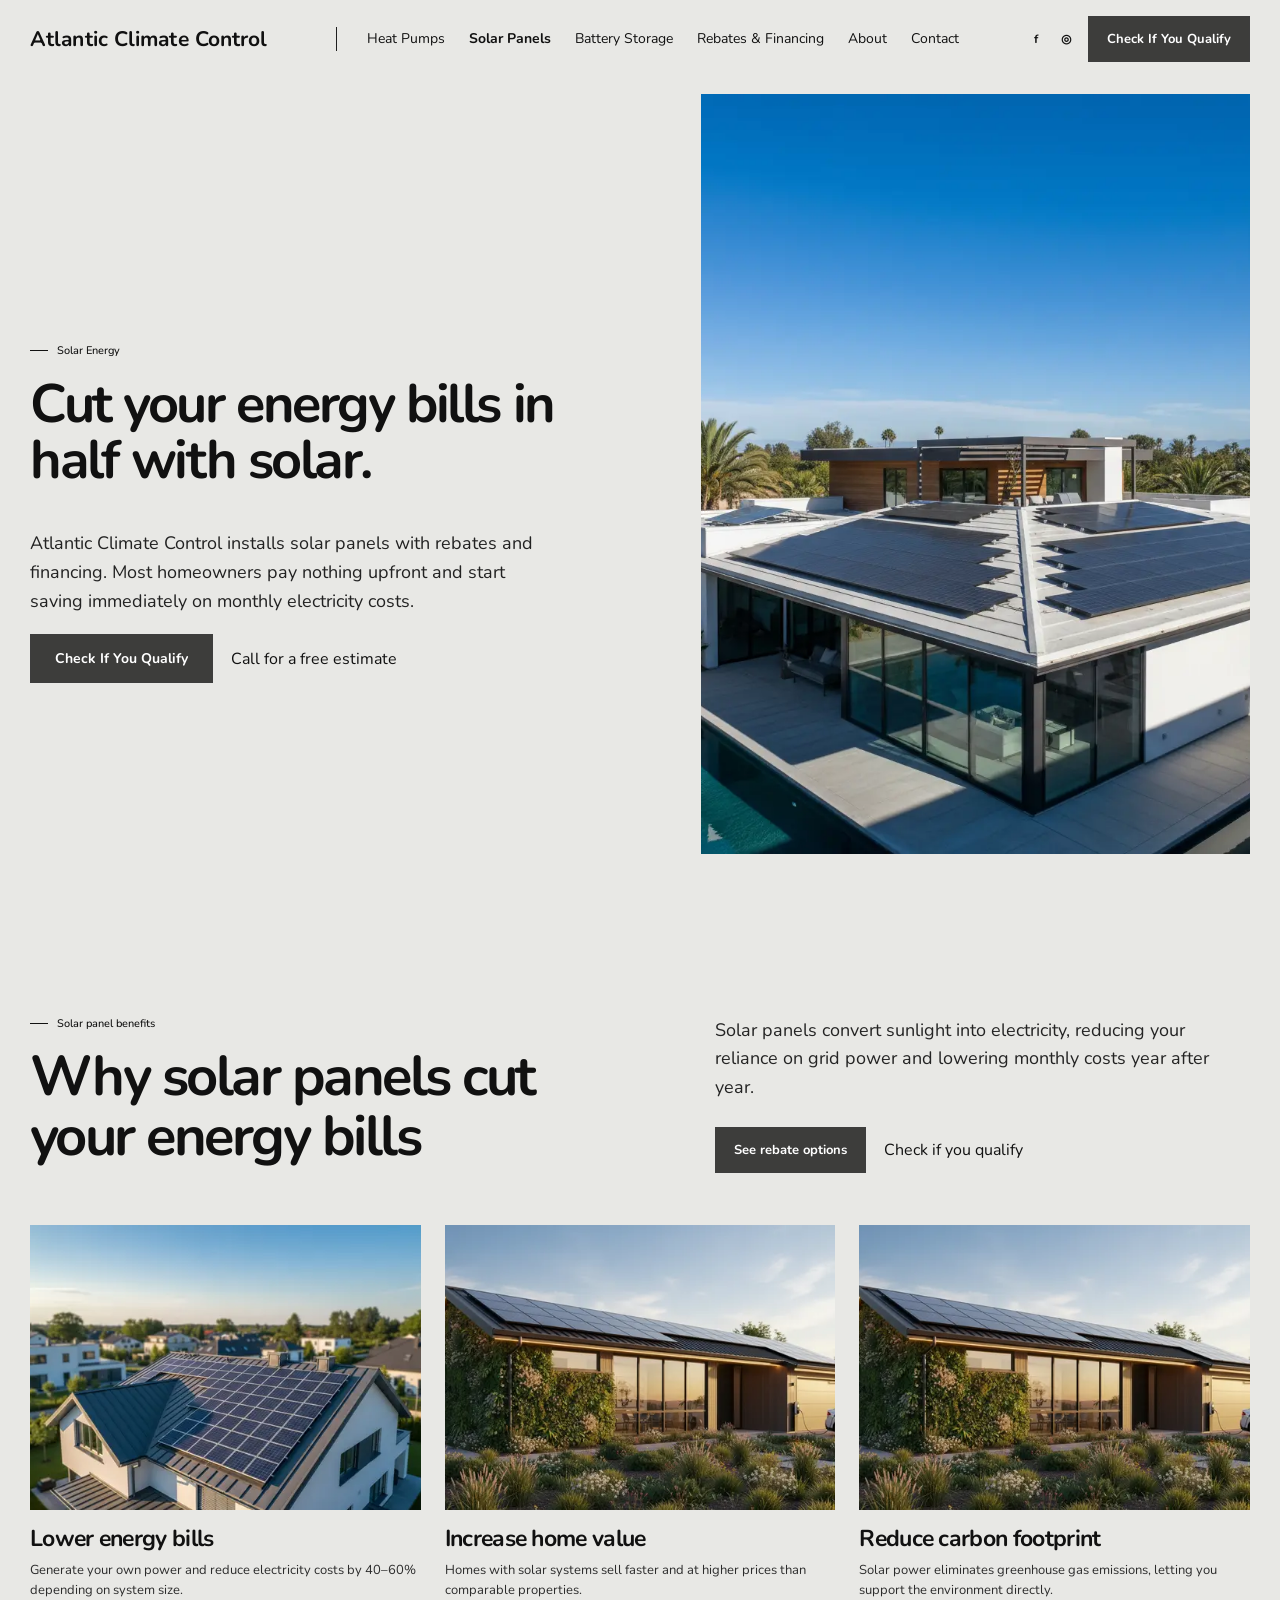
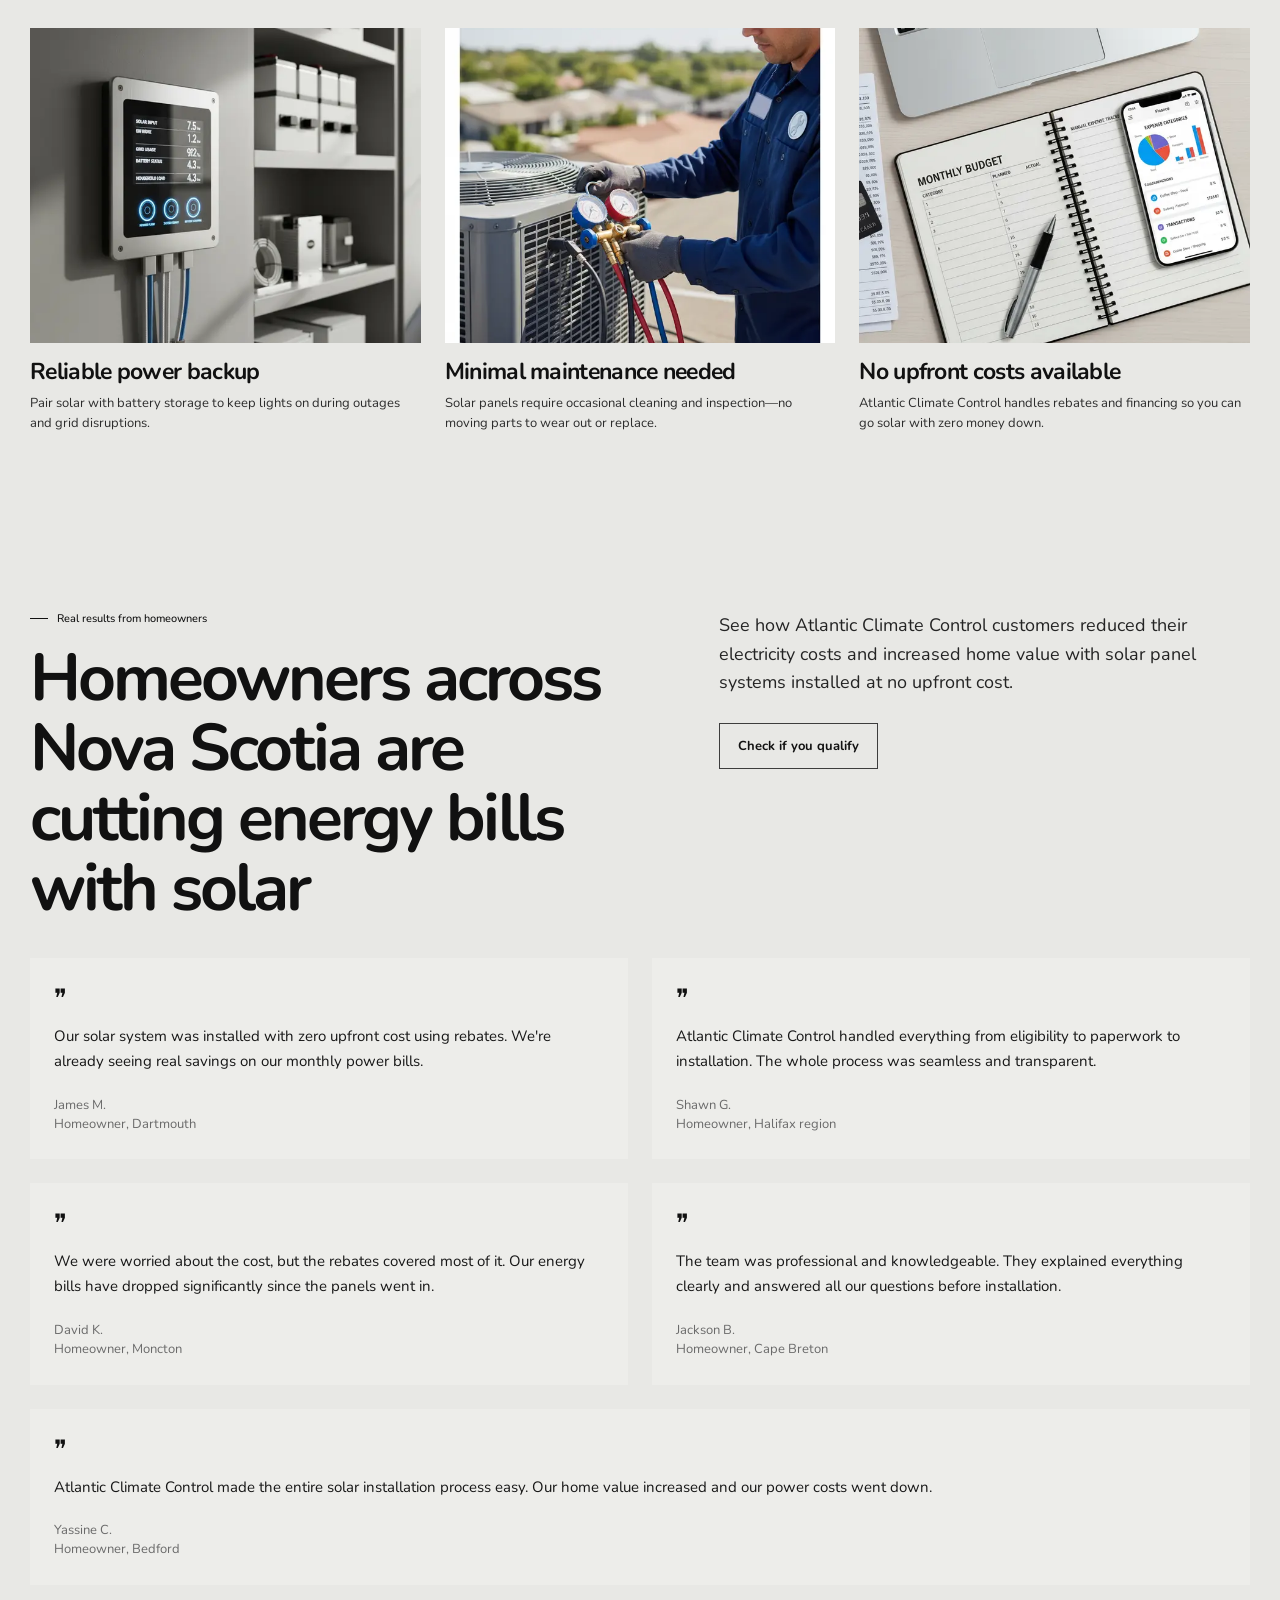
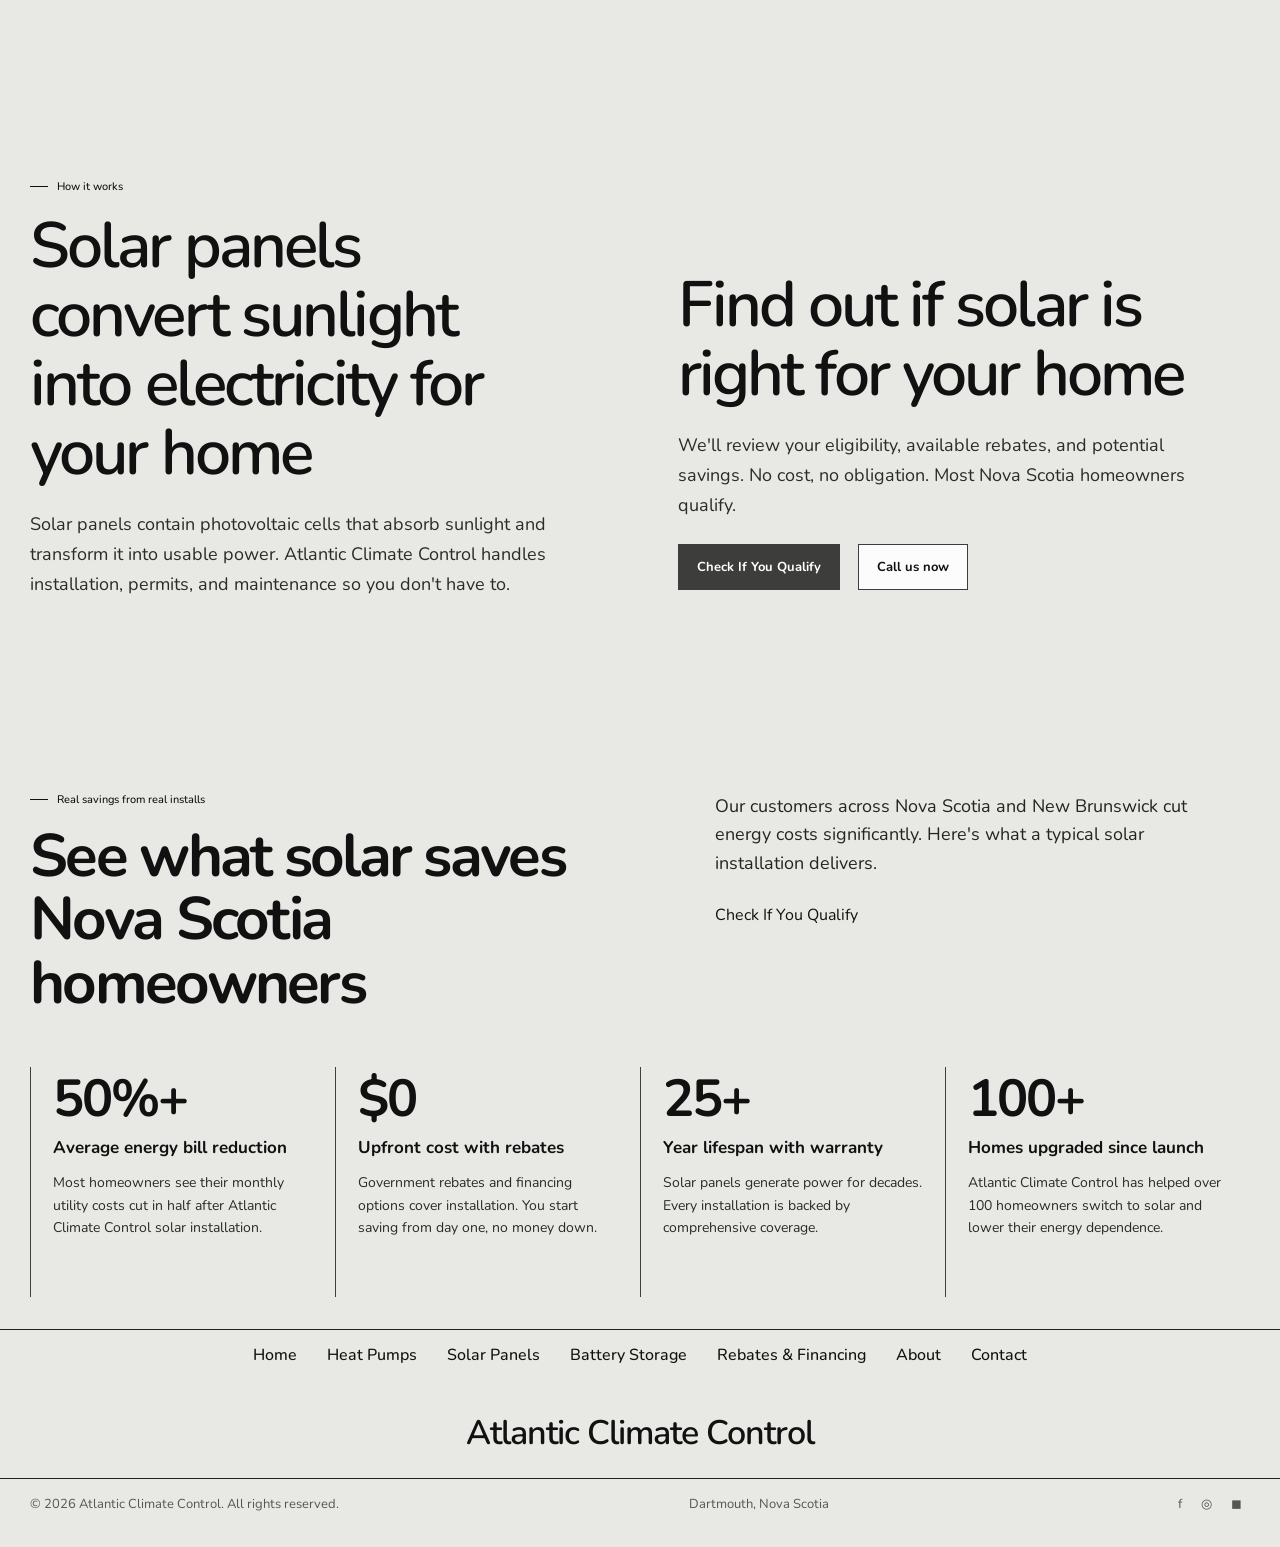
<file: solar-panels.html>
<!doctype html>
<html lang="en">
<head>
<meta charset="utf-8"/>
<meta name="viewport" content="width=device-width, initial-scale=1"/>
<title>Solar Panels - Atlantic Climate Control</title>
<meta name="description" content="Atlantic Climate Control - heat pumps, solar, battery storage, rebates, and financing."/>
<link rel="stylesheet" href="styles.css"/>

</head>
<body>

<header class="site-header">
  <div class="container nav-wrap">
    <a class="brand" href="index.html">Atlantic Climate Control</a>
    <nav class="nav-links"><a href="heat-pumps.html" class="">Heat Pumps</a><a href="solar-panels.html" class="active">Solar Panels</a><a href="battery-storage.html" class="">Battery Storage</a><a href="rebates-financing.html" class="">Rebates & Financing</a><a href="about.html" class="">About</a><a href="contact.html" class="">Contact</a></nav>
    <div class="nav-right">
      <a class="social-link" href="https://www.facebook.com/61556595381153/mentions/" target="_blank" rel="noopener">f</a><a class="social-link" href="https://www.facebook.com/61556595381153/mentions/" target="_blank" rel="noopener">◎</a>
      <a class="btn btn-dark btn-sm" href="contact.html">Check If You Qualify</a>
    </div>
  </div>
</header>


<section class="split-hero">
  <div class="container split-grid">
    <div class="split-copy">
      <div class="section-label">Solar Energy</div>
      <h1>Cut your energy bills in half with solar.</h1>
      <p>Atlantic Climate Control installs solar panels with rebates and financing. Most homeowners pay nothing upfront and start saving immediately on monthly electricity costs.</p>
      <div class="cta-row"><a class="btn btn-dark" href="contact.html">Check If You Qualify</a><a href="contact.html">Call for a free estimate</a></div>
    </div>
    <div class="split-media"><img src="assets/solar-hero-new.png" alt="Solar panels on modern home"></div>
  </div>
</section>
<section class="section-tight solar-benefits">
  <div class="container">
    <div class="two-col solar-benefits-grid">
      <div><div class="section-label">Solar panel benefits</div><h2>Why solar panels cut your energy bills</h2></div>
      <div><p>Solar panels convert sunlight into electricity, reducing your reliance on grid power and lowering monthly costs year after year.</p><div class="cta-row"><a class="btn btn-dark btn-sm" href="rebates-financing.html">See rebate options</a><a href="contact.html">Check if you qualify</a></div></div>
    </div>
    <div class="mosaic solar-mosaic">
      <div class="card"><img src="assets/solar-card-1.png" alt=""><h3>Lower energy bills</h3><p>Generate your own power and reduce electricity costs by 40–60% depending on system size.</p></div>
      <div class="card"><img src="assets/solar-card-2.png" alt=""><h3>Increase home value</h3><p>Homes with solar systems sell faster and at higher prices than comparable properties.</p></div>
      <div class="card"><img src="assets/solar-card-3.png" alt=""><h3>Reduce carbon footprint</h3><p>Solar power eliminates greenhouse gas emissions, letting you support the environment directly.</p></div>
      <div class="card"><img src="assets/solar-card-4.png" alt=""><h3>Reliable power backup</h3><p>Pair solar with battery storage to keep lights on during outages and grid disruptions.</p></div>
      <div class="card"><img src="assets/solar-card-5.png" alt=""><h3>Minimal maintenance needed</h3><p>Solar panels require occasional cleaning and inspection—no moving parts to wear out or replace.</p></div>
      <div class="card"><img src="assets/solar-card-6.png" alt=""><h3>No upfront costs available</h3><p>Atlantic Climate Control handles rebates and financing so you can go solar with zero money down.</p></div>
    </div>
  </div>
</section>
<section class="section-tight solar-reviews">
  <div class="container">
    <div class="two-col solar-reviews-grid">
      <div><div class="section-label">Real results from homeowners</div><h2>Homeowners across Nova Scotia are cutting energy bills with solar</h2></div>
      <div><p>See how Atlantic Climate Control customers reduced their electricity costs and increased home value with solar panel systems installed at no upfront cost.</p><a class="btn btn-light btn-sm" href="contact.html">Check if you qualify</a></div>
    </div>
    <div class="testimonials solar-testimonials">
      <div class="quote"><div class="mark">❞</div><p>Our solar system was installed with zero upfront cost using rebates. We're already seeing real savings on our monthly power bills.</p><div class="who">James M.<br/>Homeowner, Dartmouth</div></div>
      <div class="quote"><div class="mark">❞</div><p>Atlantic Climate Control handled everything from eligibility to paperwork to installation. The whole process was seamless and transparent.</p><div class="who">Shawn G.<br/>Homeowner, Halifax region</div></div>
      <div class="quote"><div class="mark">❞</div><p>We were worried about the cost, but the rebates covered most of it. Our energy bills have dropped significantly since the panels went in.</p><div class="who">David K.<br/>Homeowner, Moncton</div></div>
      <div class="quote"><div class="mark">❞</div><p>The team was professional and knowledgeable. They explained everything clearly and answered all our questions before installation.</p><div class="who">Jackson B.<br/>Homeowner, Cape Breton</div></div>
      <div class="quote"><div class="mark">❞</div><p>Atlantic Climate Control made the entire solar installation process easy. Our home value increased and our power costs went down.</p><div class="who">Yassine C.<br/>Homeowner, Bedford</div></div>
    </div>
  </div>
</section>

<section class="offset-feature">
  <div class="container offset-feature-grid">
    <div class="offset-feature-left">
      <div class="section-label">How it works</div>
      <h2>Solar panels convert sunlight into electricity for your home</h2>
      <p>Solar panels contain photovoltaic cells that absorb sunlight and transform it into usable power. Atlantic Climate Control handles installation, permits, and maintenance so you don't have to.</p>
    </div>
    <div class="offset-feature-right">
      <h2>Find out if solar is right for your home</h2>
      <p>We'll review your eligibility, available rebates, and potential savings. No cost, no obligation. Most Nova Scotia homeowners qualify.</p>
      <div class="cta-row"><a class="btn btn-dark btn-sm" href="contact.html">Check If You Qualify</a><a class="btn btn-light btn-sm" href="contact.html">Call us now</a></div>
    </div>
  </div>
</section>

<section class="section-tight solar-savings">
  <div class="container">
    <div class="two-col solar-savings-grid">
      <div><div class="section-label">Real savings from real installs</div><h2>See what solar saves Nova Scotia homeowners</h2></div>
      <div><p>Our customers across Nova Scotia and New Brunswick cut energy costs significantly. Here's what a typical solar installation delivers.</p><a href="contact.html">Check If You Qualify</a></div>
    </div>
    <div class="stats-4 solar-stats-rise">
      <div class="stat"><div class="num">50%+</div><h4>Average energy bill reduction</h4><p>Most homeowners see their monthly utility costs cut in half after Atlantic Climate Control solar installation.</p></div>
      <div class="stat"><div class="num">$0</div><h4>Upfront cost with rebates</h4><p>Government rebates and financing options cover installation. You start saving from day one, no money down.</p></div>
      <div class="stat"><div class="num">25+</div><h4>Year lifespan with warranty</h4><p>Solar panels generate power for decades. Every installation is backed by comprehensive coverage.</p></div>
      <div class="stat"><div class="num">100+</div><h4>Homes upgraded since launch</h4><p>Atlantic Climate Control has helped over 100 homeowners switch to solar and lower their energy dependence.</p></div>
    </div>
  </div>
</section>


<footer class="site-footer">
  <div class="container footer-nav">
    <a href="index.html">Home</a>
    <a href="heat-pumps.html">Heat Pumps</a>
    <a href="solar-panels.html">Solar Panels</a>
    <a href="battery-storage.html">Battery Storage</a>
    <a href="rebates-financing.html">Rebates & Financing</a>
    <a href="about.html">About</a>
    <a href="contact.html">Contact</a>
  </div>
  <div class="container footer-brand">Atlantic Climate Control</div>
  <div class="container footer-bottom">
    <span>© 2026 Atlantic Climate Control. All rights reserved.</span>
    <span>Dartmouth, Nova Scotia</span>
    <span class="footer-icons">f ◎ ◼</span>
  </div>
</footer>

</body>
</html>
</file>
<file: styles.css>
@import url('https://fonts.googleapis.com/css2?family=Nunito:wght@300;400;500;600;700;800&display=swap');
:root{
  --bg:#e5e5e1;
  --header:#e5e5e1;
  --text:#111111;
  --muted:#3f3f3f;
  --line:#2f2f2f;
  --soft:#efefeb;
  --card:#f2f2ef;
  --dark:#3d3d3b;
  --max:1180px;
}
*{box-sizing:border-box}
html,body{margin:0;padding:0;font-family:"Nunito",sans-serif;background:var(--bg);color:var(--text)}
img{max-width:100%;display:block}
a{color:inherit;text-decoration:none}
.container{max-width:calc(var(--max) + 100px);margin:0 auto;padding:0 50px}
.site-header{position:sticky;top:0;background:var(--bg);z-index:50}
.nav-wrap{display:flex;align-items:center;justify-content:space-between;height:78px;gap:24px}
.brand{font-size:21px;font-weight:700;letter-spacing:.005em;white-space:nowrap;flex:0 0 auto}
.nav-links{display:flex;align-items:center;gap:24px;flex:1;justify-content:center;white-space:nowrap;min-width:0}
.nav-links::before{content:"";display:block;width:1px;height:24px;background:#1f1f1f;margin-right:6px;flex:0 0 auto}
.nav-links a{font-size:14px;line-height:1;white-space:nowrap;letter-spacing:0}
.nav-links a.active{font-weight:700}
.nav-right{display:flex;align-items:center;gap:14px;white-space:nowrap;flex:0 0 auto}
.social{display:inline-flex;align-items:center;justify-content:center;width:16px;height:16px;font-size:12px;font-weight:700}
.btn{display:inline-flex;align-items:center;justify-content:center;border:1px solid #3d3d3d;padding:14px 24px;font-size:14px;font-weight:700;transition:.15s ease;background:transparent}
.btn:hover{transform:translateY(-1px)}
.btn-dark{background:var(--dark);color:#fff}
.btn-light{background:rgba(255,255,255,.88);color:var(--text)}
.btn-sm{padding:13px 18px;font-size:13px}
.cta-row{display:flex;gap:18px;align-items:center;flex-wrap:wrap}

.hero-home{position:relative;min-height:730px;background-size:cover;background-position:center}
.hero-home::before{content:"";position:absolute;inset:0;background:rgba(0,0,0,.24)}
.hero-home .inner{position:relative;z-index:1;min-height:730px;display:flex;align-items:flex-end;padding-bottom:48px}
.hero-copy{max-width:560px;color:#fff;padding-left:4px}
.eyebrow,.section-label{display:flex;align-items:center;gap:9px;font-size:11px;font-weight:500;color:inherit;margin-bottom:18px}
.eyebrow::before,.section-label::before{content:"";display:block;width:18px;height:1px;background:currentColor}
.hero-home h1{font-size:72px;line-height:1.02;letter-spacing:-.05em;margin:0 0 22px}
.split-copy h1,.center-cta h2{font-size:62px;line-height:1.05;letter-spacing:-.045em;margin:0 0 22px}
.hero-home .cta-row{margin-top:24px}
.hero-home .btn-light{background:#fff;border-color:#fff}

.section{padding:120px 0}
.section-tight{padding:96px 0}
.section-tight.section-after-cta{padding-top:84px}
.two-col{display:grid;grid-template-columns:minmax(0,1.06fr) minmax(0,.94fr);gap:88px;align-items:start}
.two-col h2{font-size:58px;line-height:1.06;letter-spacing:-.045em;margin:0;max-width:690px}
.two-col p{font-size:18px;line-height:1.58;color:#242424;margin:0 0 26px;max-width:570px}

.mosaic{display:grid;grid-template-columns:repeat(3,minmax(0,1fr));gap:26px;margin-top:38px}
.card img{width:100%;height:255px;object-fit:cover;background:#ddd}
.card h3{font-size:23px;margin:16px 0 8px;line-height:1.12;letter-spacing:-.03em}
.card p{margin:0;color:#2c2c2c;line-height:1.55;font-size:13px}
.service-card h3{font-size:22px}
.service-card p{max-width:97%}
.home-mosaic .card img{height:315px}
.home-mosaic .card h3{font-size:24px}

.testimonials{display:grid;grid-template-columns:repeat(2,minmax(0,1fr));gap:18px;margin-top:30px}
.quote{background:rgba(255,255,255,.25);padding:26px 24px;min-height:164px;border:1px solid rgba(0,0,0,.03)}
.quote .mark{font-size:24px;line-height:1;margin-bottom:14px}
.quote p{font-size:14px;line-height:1.58;margin:0 0 16px}
.quote .who{font-size:12px;color:#666}

.center-cta{text-align:center;padding:106px 0 84px}
.center-cta h2{font-size:66px;max-width:760px;margin:0 auto 18px;line-height:1.08}
.center-cta p{max-width:620px;margin:0 auto 24px;color:#444;line-height:1.6;font-size:17px}
.center-cta .cta-row{justify-content:center}

.split-hero{padding:16px 0 88px}
.split-grid{display:grid;grid-template-columns:minmax(0,1.04fr) minmax(420px,.96fr);gap:76px;align-items:stretch}
.split-copy{display:flex;flex-direction:column;justify-content:center;padding:104px 0 26px}
.split-copy p{font-size:18px;line-height:1.62;max-width:520px;color:#222}
.split-media img{width:100%;height:100%;min-height:760px;object-fit:cover}
.heat-hero .split-media img{min-height:810px;object-position:center}

.stats-4{display:grid;grid-template-columns:repeat(4,minmax(0,1fr));gap:0;margin-top:34px;background:transparent}
.stat{padding:10px 18px 10px 18px;border-left:1px solid #444;min-height:190px;background:transparent;box-shadow:none}
.stat .inner{background:rgba(255,255,255,.18);padding:20px 18px 18px 18px;min-height:176px;box-shadow:0 10px 18px rgba(0,0,0,.025)}
.stat .num{font-size:46px;font-weight:700;line-height:1;margin-bottom:12px}
.stat h4{font-size:15px;margin:0 0 10px}
.stat p{font-size:13px;color:#444;line-height:1.55;margin:0}

.steps{display:grid;grid-template-columns:repeat(4,minmax(0,1fr));gap:18px;margin-top:30px}
.step{padding:22px;border:1px solid #3f3f3f;background:rgba(255,255,255,.14)}
.step .step-num{font-size:12px;font-weight:700;margin-bottom:10px}
.step h4{font-size:24px;line-height:1.08;margin:0 0 8px}
.step p{font-size:14px;line-height:1.55;margin:0;color:#333}

.map-band{margin-top:68px;height:410px;background:url("assets/map-section.png") center/cover no-repeat;border-top:1px solid rgba(0,0,0,.04);border-bottom:1px solid rgba(0,0,0,.04)}

.contact-grid{display:grid;grid-template-columns:.92fr 1.08fr;gap:56px;align-items:start}
.contact-grid p,.contact-grid li{font-size:15px;line-height:1.6;color:#333}
.contact-list{list-style:none;margin:22px 0 0;padding:0}
.contact-list li{margin:8px 0}
.form-field{margin-bottom:14px}
.form-field label{display:block;font-size:12px;margin-bottom:6px}
.form-field input,.form-field textarea{width:100%;border:1px solid #333;background:#efefef;padding:12px 10px;font:inherit}
.form-field textarea{min-height:140px;resize:vertical}

.offset-left{max-width:560px}
.offset-grid{display:grid;grid-template-columns:minmax(0,1fr) minmax(0,1fr);gap:96px;align-items:start}
.offset-grid .right-copy{padding-top:34px}
.offset-grid.empty-right{grid-template-columns:minmax(0,.82fr) minmax(0,1.18fr)}
.offset-grid.empty-right .offset-left{max-width:520px}
.lift-stats .stats-4{margin-top:34px}
.map-before-footer{margin-top:78px}

.site-footer{padding:6px 0 34px}
.footer-nav,.footer-brand{border-top:1px solid #202020}
.footer-nav{display:flex;justify-content:center;gap:24px;padding:14px 0 14px;font-size:10px}
.footer-brand{text-align:center;padding:24px 0 18px;font-size:18px;font-weight:600;letter-spacing:-.02em}
.footer-bottom{border-top:1px solid #202020;padding-top:14px;display:flex;justify-content:space-between;align-items:center;font-size:10px;color:#555}
.footer-icons{letter-spacing:8px}

.hide{display:none !important}

@media (max-width: 1300px){
  .container{padding:0 30px}
  .hero-home h1{font-size:62px}
  .split-copy h1,.center-cta h2{font-size:54px}
  .two-col h2{font-size:50px}
}
@media (max-width: 1080px){
  .nav-links{gap:18px}
  .nav-right .btn{padding:12px 14px}
}
@media (max-width: 980px){
  .nav-links{display:none}
  .two-col,.split-grid,.mosaic,.stats-4,.steps,.contact-grid,.testimonials,.offset-grid{grid-template-columns:1fr}
  .split-media img{min-height:420px}
  .split-copy{padding-top:36px}
  .hero-home{min-height:620px}
  .hero-home .inner{min-height:620px}
  .hero-home h1,.split-copy h1,.center-cta h2{font-size:44px}
  .two-col h2{font-size:40px}
  .map-band{height:280px}
  .footer-nav,.footer-bottom{flex-wrap:wrap;gap:12px}
}
@media (max-width: 600px){
  .container{padding:0 18px}
  .brand{font-size:17px}
  .nav-right .social{display:none}
  .btn,.btn-sm{padding:12px 16px}
  .hero-home h1,.split-copy h1,.center-cta h2,.two-col h2{font-size:34px}
  .split-copy p,.two-col p,.center-cta p{font-size:16px}
  .card img{height:190px}
  .home-mosaic .card img{height:210px}
  .footer-brand{font-size:24px}
}


.social-link{display:inline-flex;align-items:center;justify-content:center;width:16px;height:16px;font-size:12px;font-weight:700}
.map-embed{margin-top:52px;height:620px;border-top:1px solid rgba(0,0,0,.05);border-bottom:1px solid rgba(0,0,0,.05);overflow:hidden;background:#ddd}
.map-embed iframe{width:100%;height:100%;border:0;filter:grayscale(1) contrast(.92) brightness(1.03)}
.contact-methods{padding-top:18px}
.contact-methods .mosaic{margin-top:8px;gap:26px 28px}
.contact-methods .card img{height:300px}
.contact-methods .card h3{font-size:22px;margin-top:18px}
.contact-methods .card p{font-size:14px;max-width:95%}
.after-map-split{padding:110px 0 70px}
.after-map-grid{display:grid;grid-template-columns:minmax(0,.95fr) minmax(0,1.05fr);gap:120px;align-items:start}
.after-map-grid .left-copy{max-width:470px}
.after-map-grid .center-cta-inline{text-align:center;max-width:620px;margin-left:auto;padding-top:72px}
.after-map-grid .center-cta-inline h2{font-size:64px;line-height:1.08;letter-spacing:-.045em;margin:0 0 18px}
.after-map-grid .center-cta-inline p{font-size:17px;line-height:1.6;color:#333;margin:0 auto 24px;max-width:520px}
.after-map-grid .cta-row{justify-content:center}
.method-intro{display:grid;grid-template-columns:repeat(3,minmax(0,1fr));gap:22px;margin-bottom:16px}
.method-intro p{font-size:13px;line-height:1.45;margin:0;color:#313131}
.split-hero.contact-hero{padding-bottom:54px}
.split-hero.contact-hero .split-media img{min-height:700px;object-fit:cover}
@media (max-width: 980px){
  .method-intro,.after-map-grid{grid-template-columns:1fr}
  .after-map-grid{gap:56px}
  .after-map-grid .center-cta-inline{margin:0 auto;padding-top:0}
  .map-embed{height:340px}
}

.contact-methods .mosaic{grid-template-columns:repeat(2,minmax(0,1fr));}
.contact-methods .card{background:transparent}
.contact-methods .card img{height:305px;object-fit:cover}
.contact-methods .card p{max-width:100%}
.contact-methods{padding-top:4px;padding-bottom:18px}
.contact-grid{padding-top:24px}
.contact-grid h2{font-size:52px;line-height:1.05;letter-spacing:-.04em}
.after-map-grid{grid-template-columns:minmax(0,.78fr) minmax(0,1.22fr);gap:140px}
.after-map-grid .left-copy{max-width:440px}
.after-map-grid .center-cta-inline{padding-top:92px}
.after-map-grid .center-cta-inline .btn{background:#fff}
@media (max-width:980px){
  .contact-methods .mosaic{grid-template-columns:1fr}
}


/* V7 adjustments */
.section-tight.section-after-cta{padding-top:48px;padding-bottom:34px}
.process-single{max-width:1180px;margin:0 auto;padding-left:0}
.process-single h2{max-width:540px;margin:0 0 26px;font-size:62px;line-height:1.08;letter-spacing:-.04em;font-weight:600}
.process-single p{max-width:540px;margin:0;color:#2b2b2b;font-size:18px;line-height:1.65}
.site-footer{padding:18px 0 26px}
.footer-nav{border-top:1px solid #202020;border-bottom:none;display:flex;justify-content:center;gap:26px;padding:10px 0 18px;font-size:10px}
.footer-brand{border-top:none;border-bottom:1px solid #202020;text-align:center;padding:18px 0 18px;font-size:22px;font-weight:500;letter-spacing:-.03em}
.footer-bottom{border-top:none;padding-top:12px;display:flex;justify-content:space-between;align-items:center;font-size:10px;color:#555}
@media (max-width: 900px){
  .process-single h2{font-size:42px;max-width:420px}
  .process-single p{font-size:16px;max-width:420px}
}


/* V10 final polish */
:root{ --bg:#e8e8e5; --header:#e8e8e5; }
.site-header{background:var(--bg)}
.site-footer{padding:22px 0 34px}
.footer-nav{gap:30px;padding:14px 0 18px;font-size:16px;font-weight:500}
.footer-brand{padding:26px 0 22px;font-size:34px;font-weight:600;letter-spacing:-.03em}
.footer-bottom{padding-top:16px;font-size:13px}
.footer-icons a{margin-left:10px}
.process-single{max-width:1320px}
.process-single h2{max-width:700px;font-size:72px;line-height:1.06;letter-spacing:-.045em}
.process-single p{max-width:560px;font-size:18px;line-height:1.65}
.offset-feature{padding:110px 0 92px}
.offset-feature-grid{display:grid;grid-template-columns:minmax(0,.95fr) minmax(0,1.05fr);gap:130px;align-items:start}
.offset-feature-left{max-width:560px}
.offset-feature-left h2,.offset-feature-right h2{font-size:64px;line-height:1.08;letter-spacing:-.045em;margin:0 0 22px;font-weight:600}
.offset-feature-left p,.offset-feature-right p{font-size:18px;line-height:1.65;color:#2b2b2b;margin:0;max-width:540px}
.offset-feature-right{max-width:560px;padding-top:92px}
.offset-feature-right .cta-row{justify-content:flex-start;margin-top:24px}
.alt-offset{grid-template-columns:minmax(0,.82fr) minmax(0,1.18fr)}
.alt-offset .offset-feature-left{max-width:470px}
.alt-offset .offset-feature-right{padding-top:40px}
.offset-center-right{padding-top:60px;text-align:center;max-width:620px}
.offset-center-right .cta-row{justify-content:center}
.split-media img.hero-custom{object-fit:cover}
@media (max-width:980px){
  .footer-nav{font-size:13px;gap:14px}
  .footer-brand{font-size:26px}
  .offset-feature-grid,.alt-offset{grid-template-columns:1fr;gap:42px}
  .offset-feature-right,.offset-center-right{padding-top:0;text-align:left}
  .offset-center-right .cta-row{justify-content:flex-start}
  .offset-feature-left h2,.offset-feature-right h2,.offset-center-right h2{font-size:42px}
}


/* V15 solar page refinement */
.solar-benefits{padding-top:74px;padding-bottom:86px;}
.solar-benefits-grid{align-items:start;gap:82px;}
.solar-benefits-grid h2{font-size:56px;line-height:1.08;max-width:640px;}
.solar-benefits-grid p{max-width:560px;}
.solar-benefits .section-label{margin-bottom:16px;}
.solar-benefits .cta-row{margin-top:18px;}
.solar-mosaic{margin-top:52px;gap:28px 24px;}
.solar-mosaic .card img{height:285px;object-fit:cover;}
.solar-mosaic .card:nth-child(4) img,.solar-mosaic .card:nth-child(5) img,.solar-mosaic .card:nth-child(6) img{height:315px;}

.solar-reviews{padding-top:92px;padding-bottom:84px;}
.solar-reviews-grid{align-items:start;gap:90px;}
.solar-reviews-grid h2{font-size:66px;line-height:1.06;letter-spacing:-.045em;max-width:650px;}
.solar-reviews-grid p{font-size:18px;line-height:1.58;max-width:540px;}
.solar-reviews-grid .btn{background:transparent;}
.solar-testimonials{margin-top:34px;gap:24px;grid-template-columns:repeat(2,minmax(0,1fr));}
.solar-testimonials .quote{background:#ededea;border:none;padding:28px 24px 26px;min-height:176px;}
.solar-testimonials .quote p{font-size:15px;line-height:1.65;margin-bottom:22px;color:#171717;}
.solar-testimonials .quote .who{font-size:13px;color:#6a6a6a;line-height:1.45;}
.solar-testimonials .quote:last-child{grid-column:1 / -1;min-height:168px;}

.solar-savings{padding-top:100px;padding-bottom:28px;}
.solar-savings-grid{align-items:start;gap:82px;}
.solar-savings-grid h2{font-size:60px;line-height:1.06;letter-spacing:-.045em;max-width:620px;}
.solar-savings-grid p{font-size:18px;line-height:1.6;max-width:520px;}
.solar-savings-grid .cta-row,.solar-savings-grid a.btn{margin-top:18px;}
.solar-stats-rise{margin-top:34px;transform:translateY(18px);}
.solar-stats-rise .stat{background:transparent;border-left:1px solid #3e3e3e;min-height:230px;padding:6px 22px 10px 22px;}
.solar-stats-rise .stat .num{font-size:52px;letter-spacing:-.04em;}
.solar-stats-rise .stat h4{font-size:17px;line-height:1.35;margin-bottom:12px;}
.solar-stats-rise .stat p{font-size:14px;line-height:1.6;color:#2a2a2a;}

@media (max-width:980px){
  .solar-benefits,.solar-reviews,.solar-savings{padding-top:72px;padding-bottom:72px;}
  .solar-benefits-grid h2,.solar-reviews-grid h2,.solar-savings-grid h2{font-size:42px;}
  .solar-testimonials .quote:last-child{grid-column:auto;}
}
</file>
